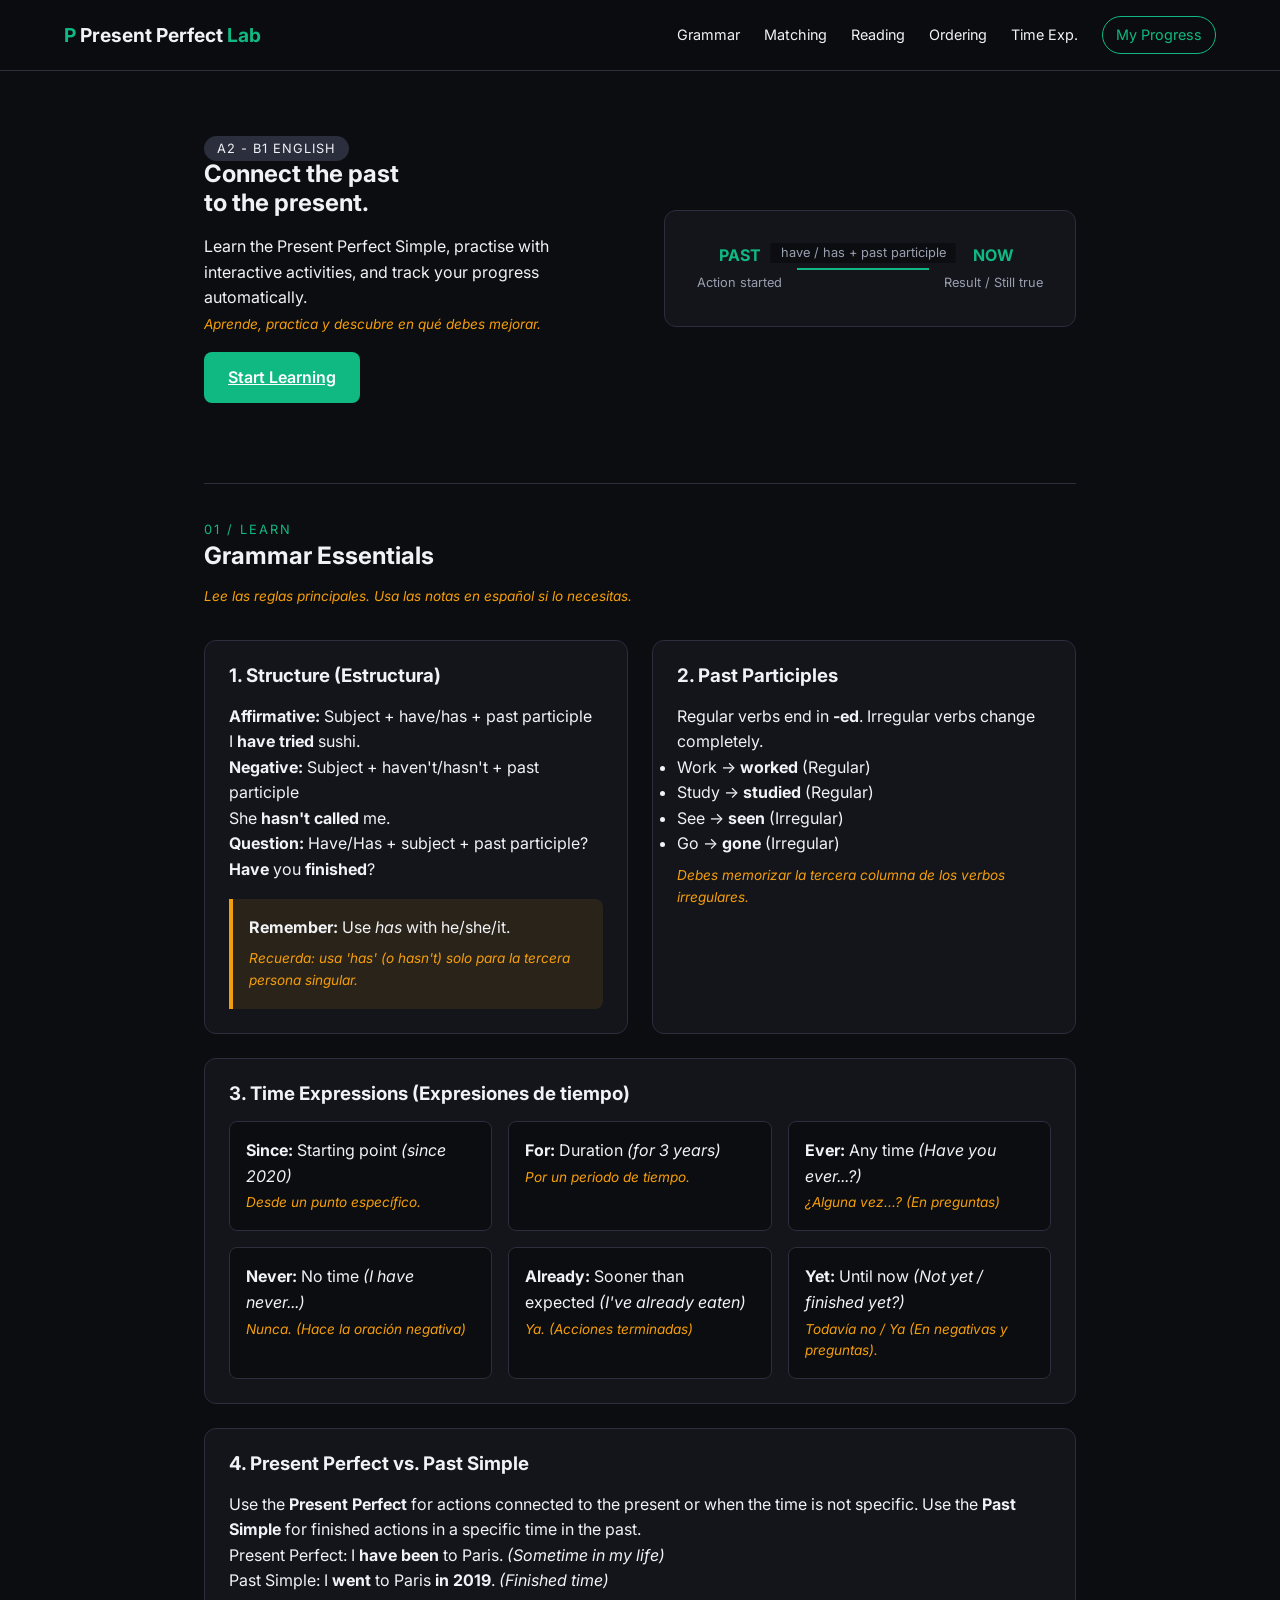
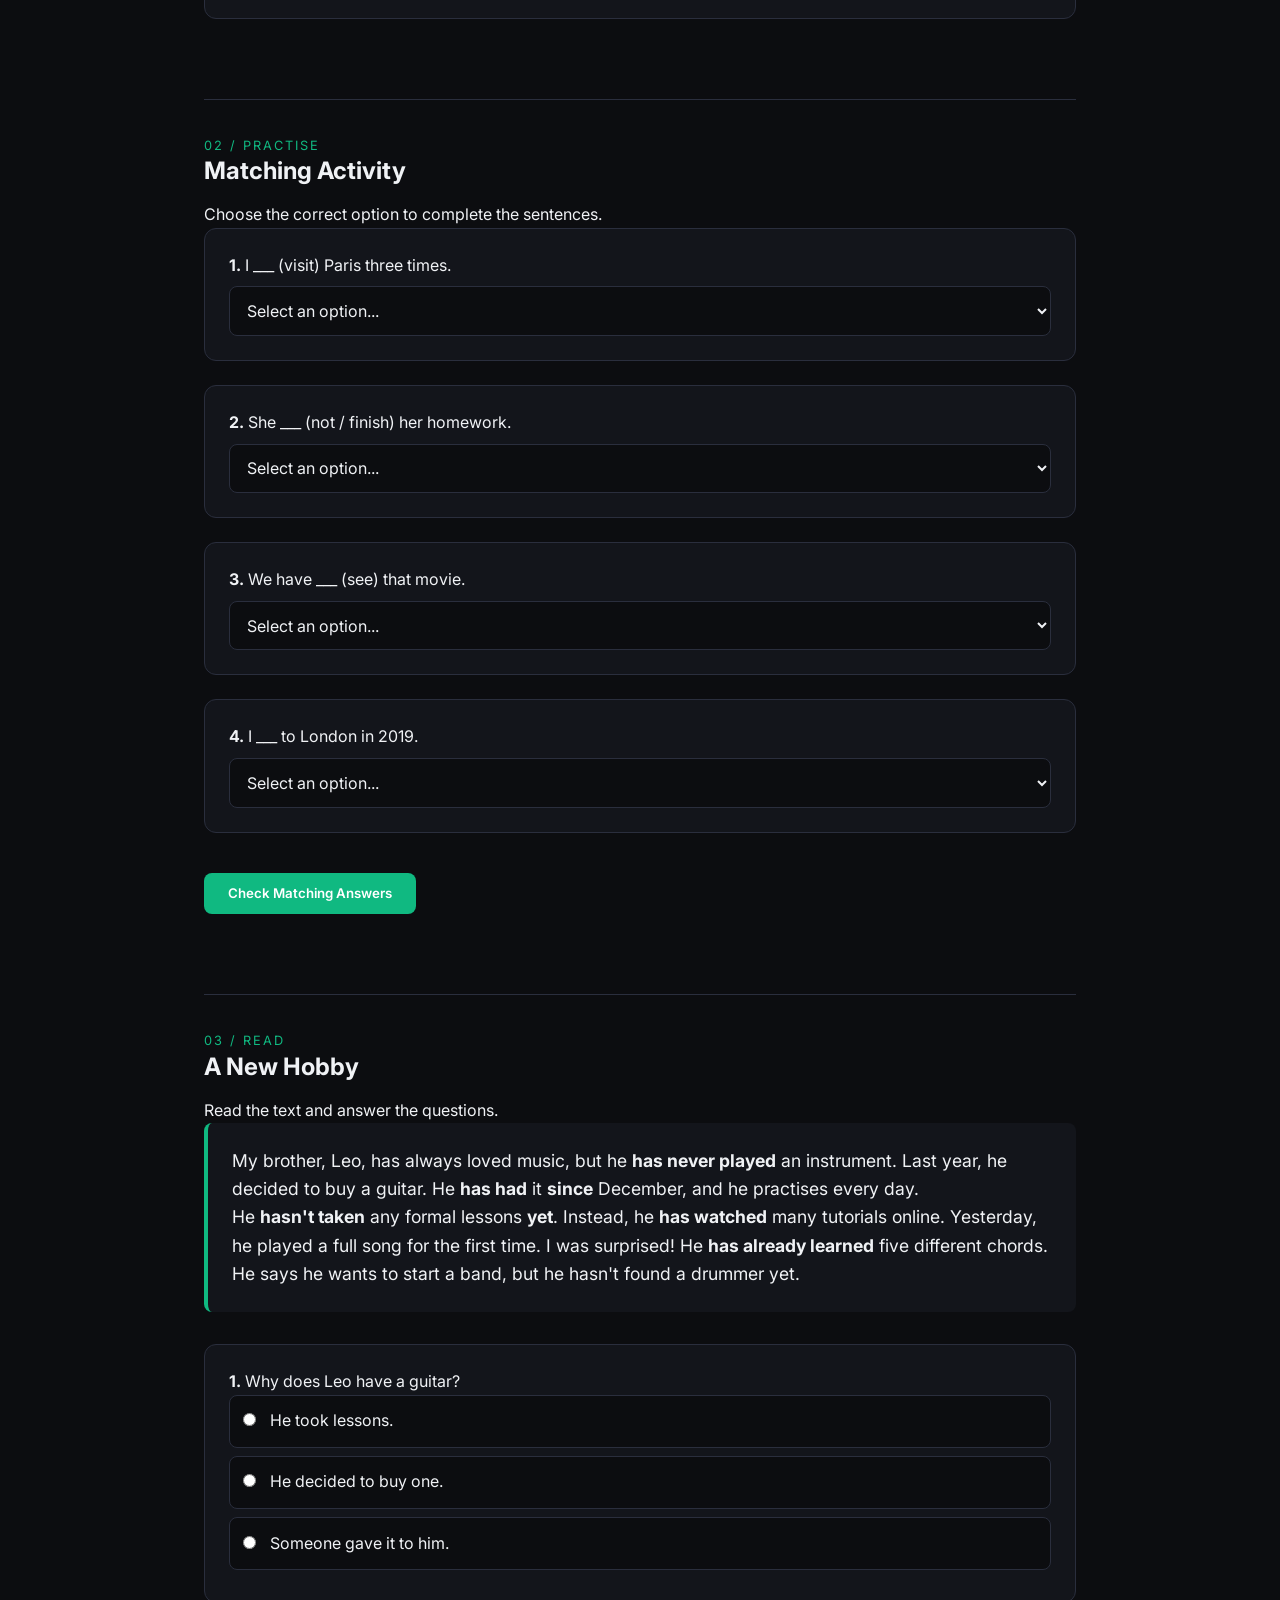
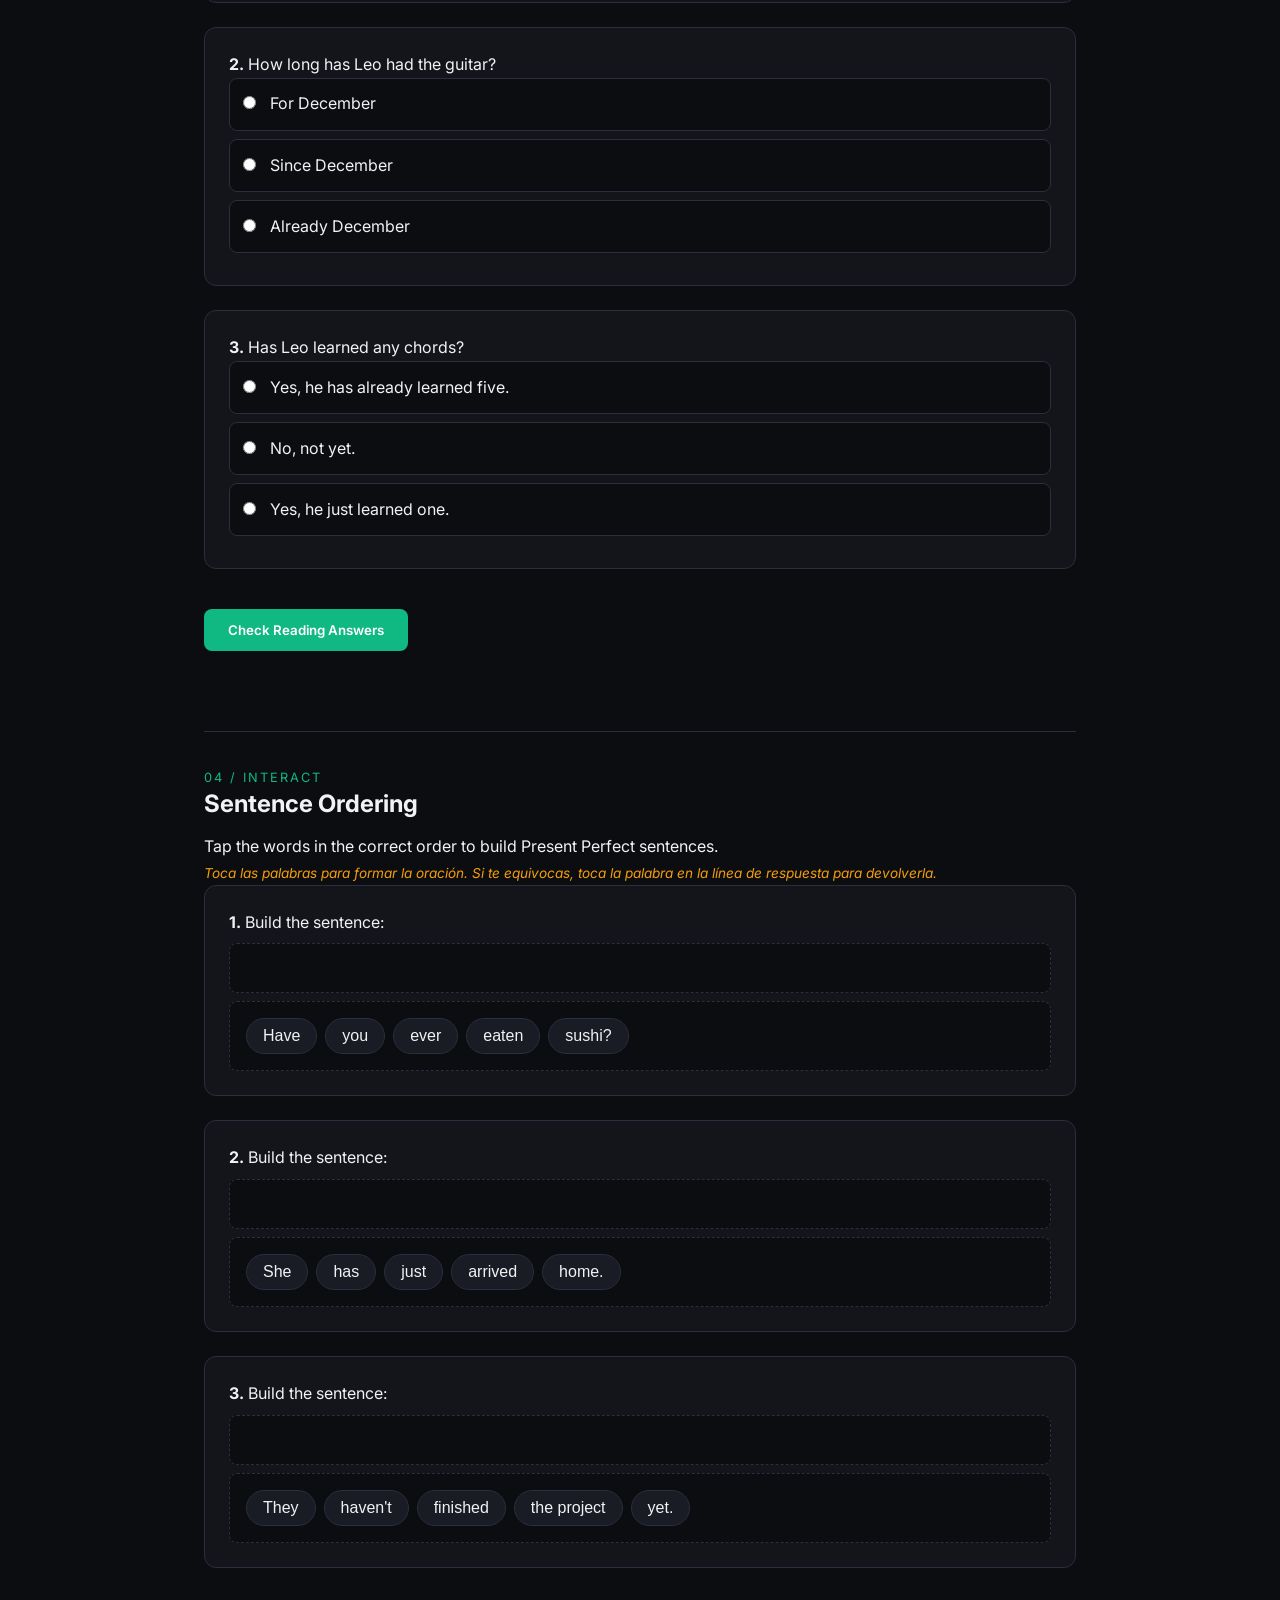
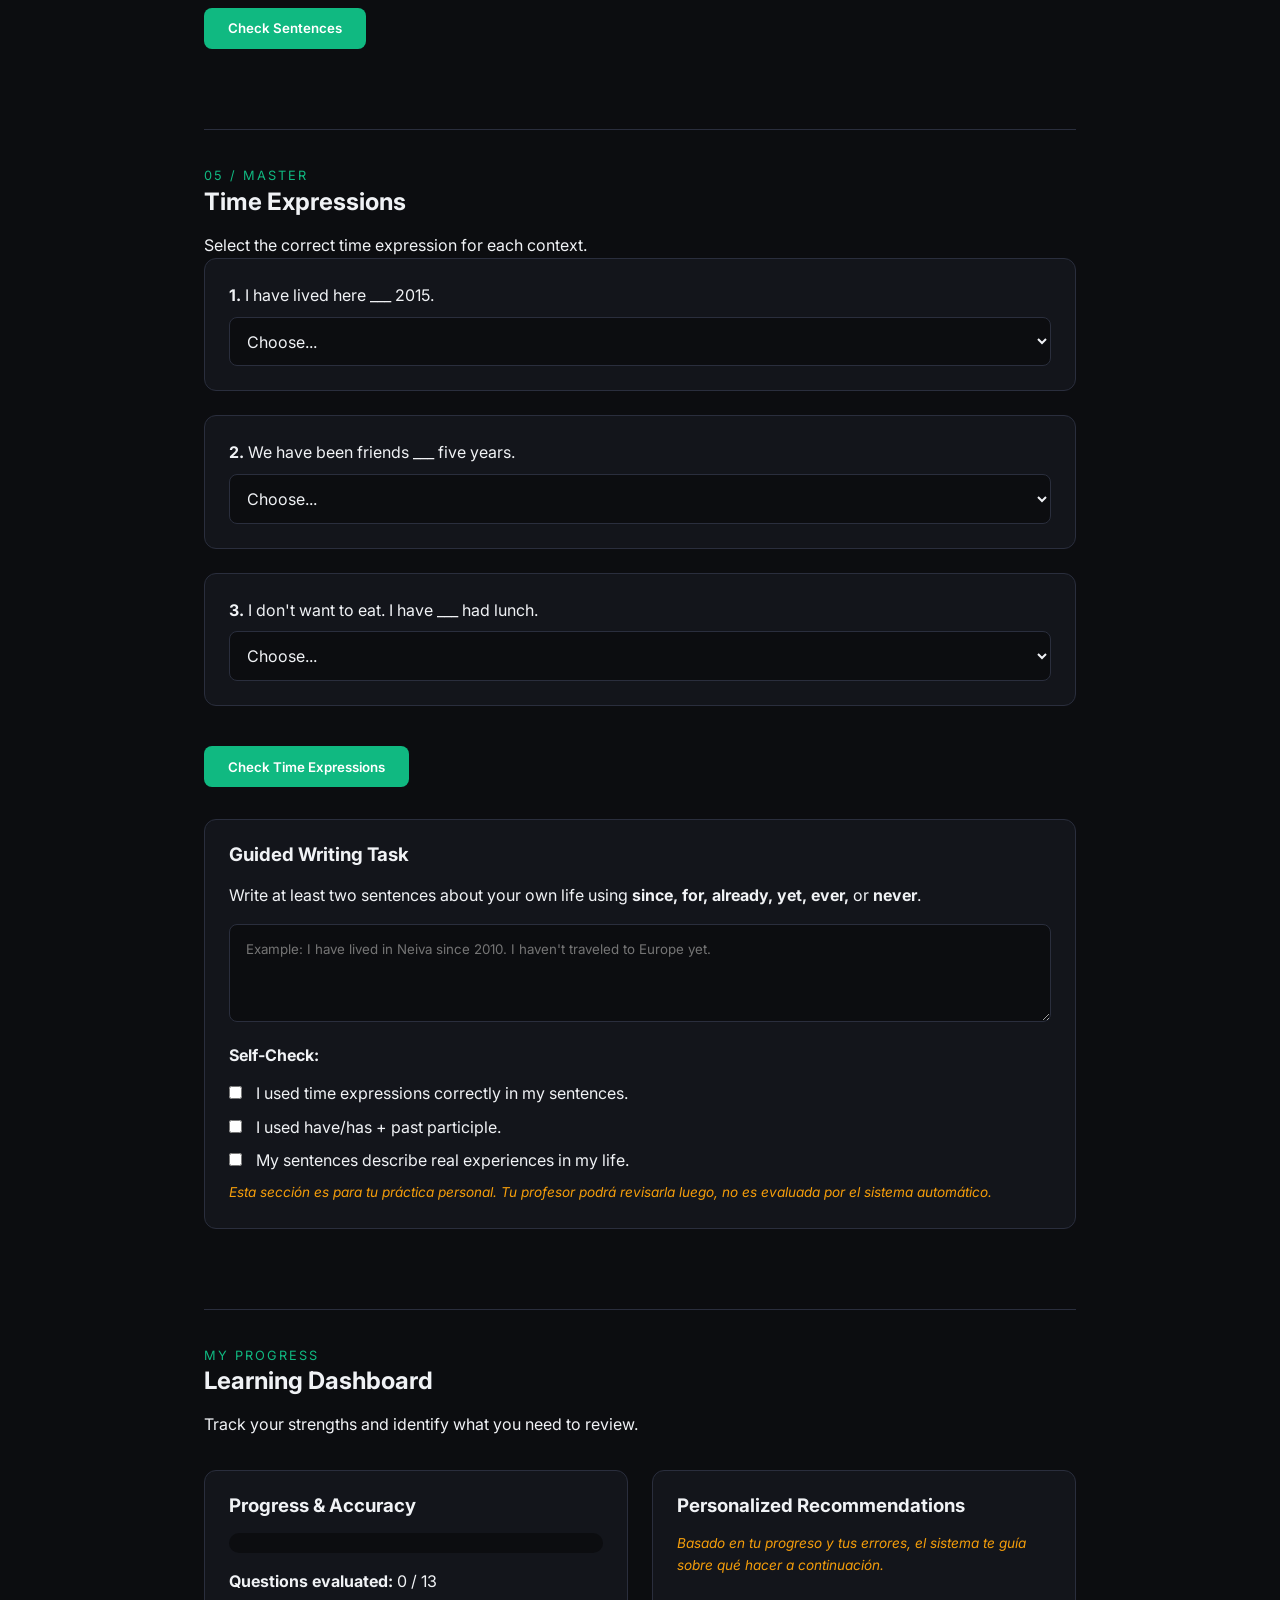
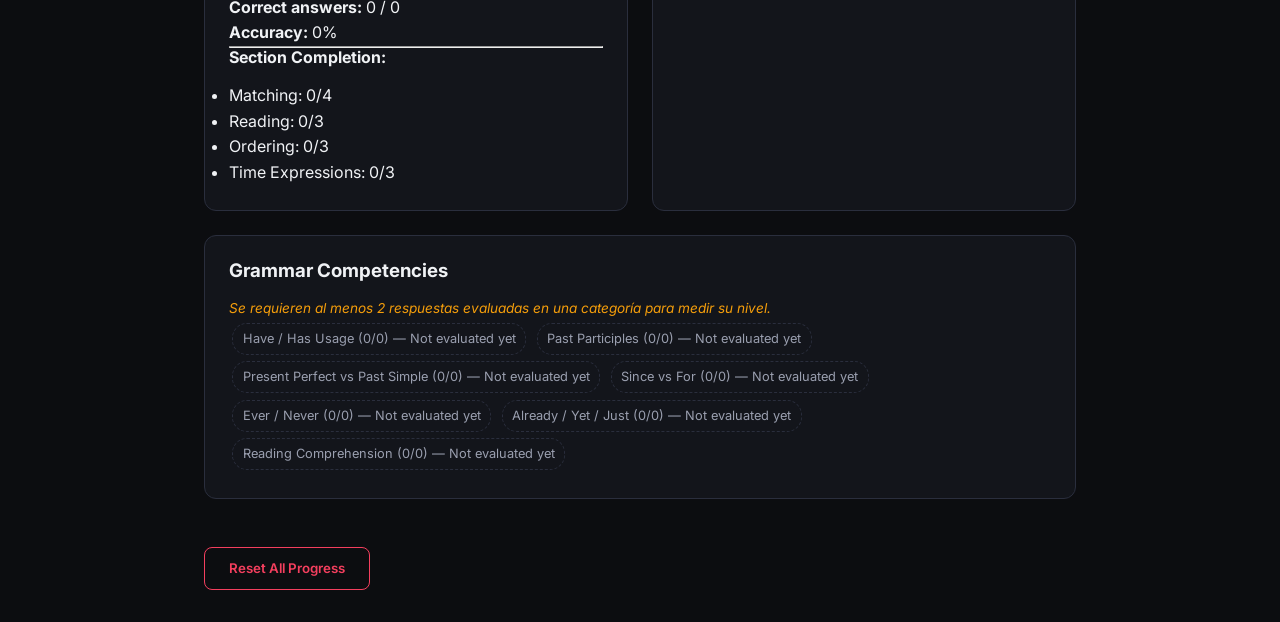
<file: index.html>
<!DOCTYPE html>
<html lang="en">
<head>
    <meta charset="UTF-8">
    <meta name="viewport" content="width=device-width, initial-scale=1.0">
    <title>Present Perfect Lab | A2-B1 English</title>
    <link rel="stylesheet" href="style.css">
    <link href="https://fonts.googleapis.com/css2?family=Inter:wght@400;600;700&display=swap" rel="stylesheet">
</head>
<body>
    <header>
        <div class="logo"><span>P</span> Present Perfect <span>Lab</span></div>
        <button class="menu-toggle" onclick="toggleMobileMenu()" aria-label="Toggle navigation menu" aria-expanded="false">☰</button>
        <nav id="main-nav">
            <a href="#grammar" onclick="toggleMobileMenu()">Grammar</a>
            <a href="#matching" onclick="toggleMobileMenu()">Matching</a>
            <a href="#reading" onclick="toggleMobileMenu()">Reading</a>
            <a href="#ordering" onclick="toggleMobileMenu()">Ordering</a>
            <a href="#time-exp" onclick="toggleMobileMenu()">Time Exp.</a>
            <a href="#dashboard" class="btn-nav" onclick="toggleMobileMenu()">My Progress</a>
        </nav>
    </header>

    <main>
        <section id="home" class="hero">
            <div class="hero-content">
                <span class="badge">A2 - B1 ENGLISH</span>
                <h1>Connect the past <br><span>to the present.</span></h1>
                <p>Learn the Present Perfect Simple, practise with interactive activities, and track your progress automatically.</p>
                <p class="es-hint">Aprende, practica y descubre en qué debes mejorar.</p>
                <div class="hero-buttons">
                    <a href="#grammar" class="btn btn-primary">Start Learning</a>
                </div>
            </div>
            <div class="timeline-graphic">
                <div class="point past">
                    <strong>PAST</strong>
                    <span>Action started</span>
                </div>
                <div class="line">
                    <span class="formula">have / has + past participle</span>
                </div>
                <div class="point present">
                    <strong>NOW</strong>
                    <span>Result / Still true</span>
                </div>
            </div>
        </section>

        <section id="grammar" class="content-section">
            <div class="section-header">
                <span class="section-num">01 / LEARN</span>
                <h2>Grammar Essentials</h2>
                <p class="es-hint">Lee las reglas principales. Usa las notas en español si lo necesitas.</p>
            </div>
            
            <div class="grammar-grid">
                <div class="card" id="grammar-have-has">
                    <h3>1. Structure (Estructura)</h3>
                    <p><strong>Affirmative:</strong> Subject + have/has + past participle</p>
                    <p class="example">I <b>have tried</b> sushi.</p>
                    <p><strong>Negative:</strong> Subject + haven't/hasn't + past participle</p>
                    <p class="example">She <b>hasn't called</b> me.</p>
                    <p><strong>Question:</strong> Have/Has + subject + past participle?</p>
                    <p class="example"><b>Have</b> you <b>finished</b>?</p>
                    <div class="alert-box">
                        <strong>Remember:</strong> Use <i>has</i> with he/she/it.
                        <span class="es-hint block">Recuerda: usa 'has' (o hasn't) solo para la tercera persona singular.</span>
                    </div>
                </div>

                <div class="card" id="grammar-participles">
                    <h3>2. Past Participles</h3>
                    <p>Regular verbs end in <b>-ed</b>. Irregular verbs change completely.</p>
                    <ul class="verb-list">
                        <li>Work → <b>worked</b> (Regular)</li>
                        <li>Study → <b>studied</b> (Regular)</li>
                        <li>See → <b>seen</b> (Irregular)</li>
                        <li>Go → <b>gone</b> (Irregular)</li>
                    </ul>
                    <span class="es-hint block">Debes memorizar la tercera columna de los verbos irregulares.</span>
                </div>

                <div class="card full-width" id="grammar-time-exp">
                    <h3>3. Time Expressions (Expresiones de tiempo)</h3>
                    <div class="tags-grid">
                        <div class="tag-card"><strong>Since:</strong> Starting point <i>(since 2020)</i> <br><span class="es-hint">Desde un punto específico.</span></div>
                        <div class="tag-card"><strong>For:</strong> Duration <i>(for 3 years)</i> <br><span class="es-hint">Por un periodo de tiempo.</span></div>
                        <div class="tag-card"><strong>Ever:</strong> Any time <i>(Have you ever...?)</i> <br><span class="es-hint">¿Alguna vez...? (En preguntas)</span></div>
                        <div class="tag-card"><strong>Never:</strong> No time <i>(I have never...)</i> <br><span class="es-hint">Nunca. (Hace la oración negativa)</span></div>
                        <div class="tag-card"><strong>Already:</strong> Sooner than expected <i>(I've already eaten)</i> <br><span class="es-hint">Ya. (Acciones terminadas)</span></div>
                        <div class="tag-card"><strong>Yet:</strong> Until now <i>(Not yet / finished yet?)</i> <br><span class="es-hint">Todavía no / Ya (En negativas y preguntas).</span></div>
                    </div>
                </div>

                <div class="card full-width" id="grammar-vs-past-simple">
                    <h3>4. Present Perfect vs. Past Simple</h3>
                    <p>Use the <strong>Present Perfect</strong> for actions connected to the present or when the time is not specific. Use the <strong>Past Simple</strong> for finished actions in a specific time in the past.</p>
                    <p class="example">Present Perfect: I <b>have been</b> to Paris. <i>(Sometime in my life)</i></p>
                    <p class="example">Past Simple: I <b>went</b> to Paris <b>in 2019</b>. <i>(Finished time)</i></p>
                </div>
            </div>
        </section>

        <section id="matching" class="content-section">
            <div class="section-header">
                <span class="section-num">02 / PRACTISE</span>
                <h2>Matching Activity</h2>
                <p>Choose the correct option to complete the sentences.</p>
            </div>
            <div id="matching-container" class="activity-container"></div>
            <button id="btn-check-matching" class="btn btn-primary" onclick="checkMatching()">Check Matching Answers</button>
        </section>

        <section id="reading" class="content-section">
            <div class="section-header">
                <span class="section-num">03 / READ</span>
                <h2>A New Hobby</h2>
                <p>Read the text and answer the questions.</p>
            </div>
            <div class="reading-box">
                <p>My brother, Leo, has always loved music, but he <b>has never played</b> an instrument. Last year, he decided to buy a guitar. He <b>has had</b> it <b>since</b> December, and he practises every day.</p>
                <p>He <b>hasn't taken</b> any formal lessons <b>yet</b>. Instead, he <b>has watched</b> many tutorials online. Yesterday, he played a full song for the first time. I was surprised! He <b>has already learned</b> five different chords. He says he wants to start a band, but he hasn't found a drummer yet.</p>
            </div>
            <div id="reading-container" class="activity-container"></div>
            <button id="btn-check-reading" class="btn btn-primary" onclick="checkReading()">Check Reading Answers</button>
        </section>

        <section id="ordering" class="content-section">
            <div class="section-header">
                <span class="section-num">04 / INTERACT</span>
                <h2>Sentence Ordering</h2>
                <p>Tap the words in the correct order to build Present Perfect sentences.</p>
                <p class="es-hint">Toca las palabras para formar la oración. Si te equivocas, toca la palabra en la línea de respuesta para devolverla.</p>
            </div>
            <div id="ordering-container" class="activity-container"></div>
            <button id="btn-check-ordering" class="btn btn-primary" onclick="checkOrdering()">Check Sentences</button>
        </section>

        <section id="time-exp" class="content-section">
            <div class="section-header">
                <span class="section-num">05 / MASTER</span>
                <h2>Time Expressions</h2>
                <p>Select the correct time expression for each context.</p>
            </div>
            <div id="timeexp-container" class="activity-container"></div>
            <button id="btn-check-timeexp" class="btn btn-primary" onclick="checkTimeExp()">Check Time Expressions</button>

            <!-- GUIDED WRITING SECTION -->
            <div class="guided-writing">
                <h3>Guided Writing Task</h3>
                <p>Write at least two sentences about your own life using <strong>since, for, already, yet, ever,</strong> or <strong>never</strong>.</p>
                <textarea id="guided-text" rows="4" placeholder="Example: I have lived in Neiva since 2010. I haven't traveled to Europe yet."></textarea>
                <div class="checklist">
                    <h4>Self-Check:</h4>
                    <label><input type="checkbox" id="check-time"> I used time expressions correctly in my sentences.</label>
                    <label><input type="checkbox" id="check-form"> I used have/has + past participle.</label>
                    <label><input type="checkbox" id="check-sense"> My sentences describe real experiences in my life.</label>
                </div>
                <p class="es-hint">Esta sección es para tu práctica personal. Tu profesor podrá revisarla luego, no es evaluada por el sistema automático.</p>
            </div>
        </section>

        <section id="dashboard" class="content-section dashboard-section">
            <div class="section-header">
                <span class="section-num">MY PROGRESS</span>
                <h2>Learning Dashboard</h2>
                <p>Track your strengths and identify what you need to review.</p>
            </div>
            
            <div class="dashboard-grid">
                <div class="dash-card stats-card">
                    <h3>Progress & Accuracy</h3>
                    <div class="progress-bar-bg" aria-hidden="true"><div id="completion-progress" class="progress-bar-fill"></div></div>
                    <p id="progress-text"><strong>Questions evaluated:</strong> 0 / 0</p>
                    <p id="correct-text"><strong>Correct answers:</strong> 0 / 0</p>
                    <p id="accuracy-text"><strong>Accuracy:</strong> 0%</p>
                    <hr>
                    <h4>Section Completion:</h4>
                    <ul id="section-scores-list"></ul>
                </div>

                <div class="dash-card reco-card">
                    <h3>Personalized Recommendations</h3>
                    <p class="es-hint">Basado en tu progreso y tus errores, el sistema te guía sobre qué hacer a continuación.</p>
                    <div id="recommendations-container"></div>
                </div>

                <div class="dash-card tags-card">
                    <h3>Grammar Competencies</h3>
                    <p class="es-hint">Se requieren al menos 2 respuestas evaluadas en una categoría para medir su nivel.</p>
                    <div id="tags-container"></div>
                </div>
            </div>
            
            <button class="btn btn-danger" onclick="resetProgress()">Reset All Progress</button>
        </section>
    </main>

    <script src="script.js"></script>
</body>
</html>
</file>
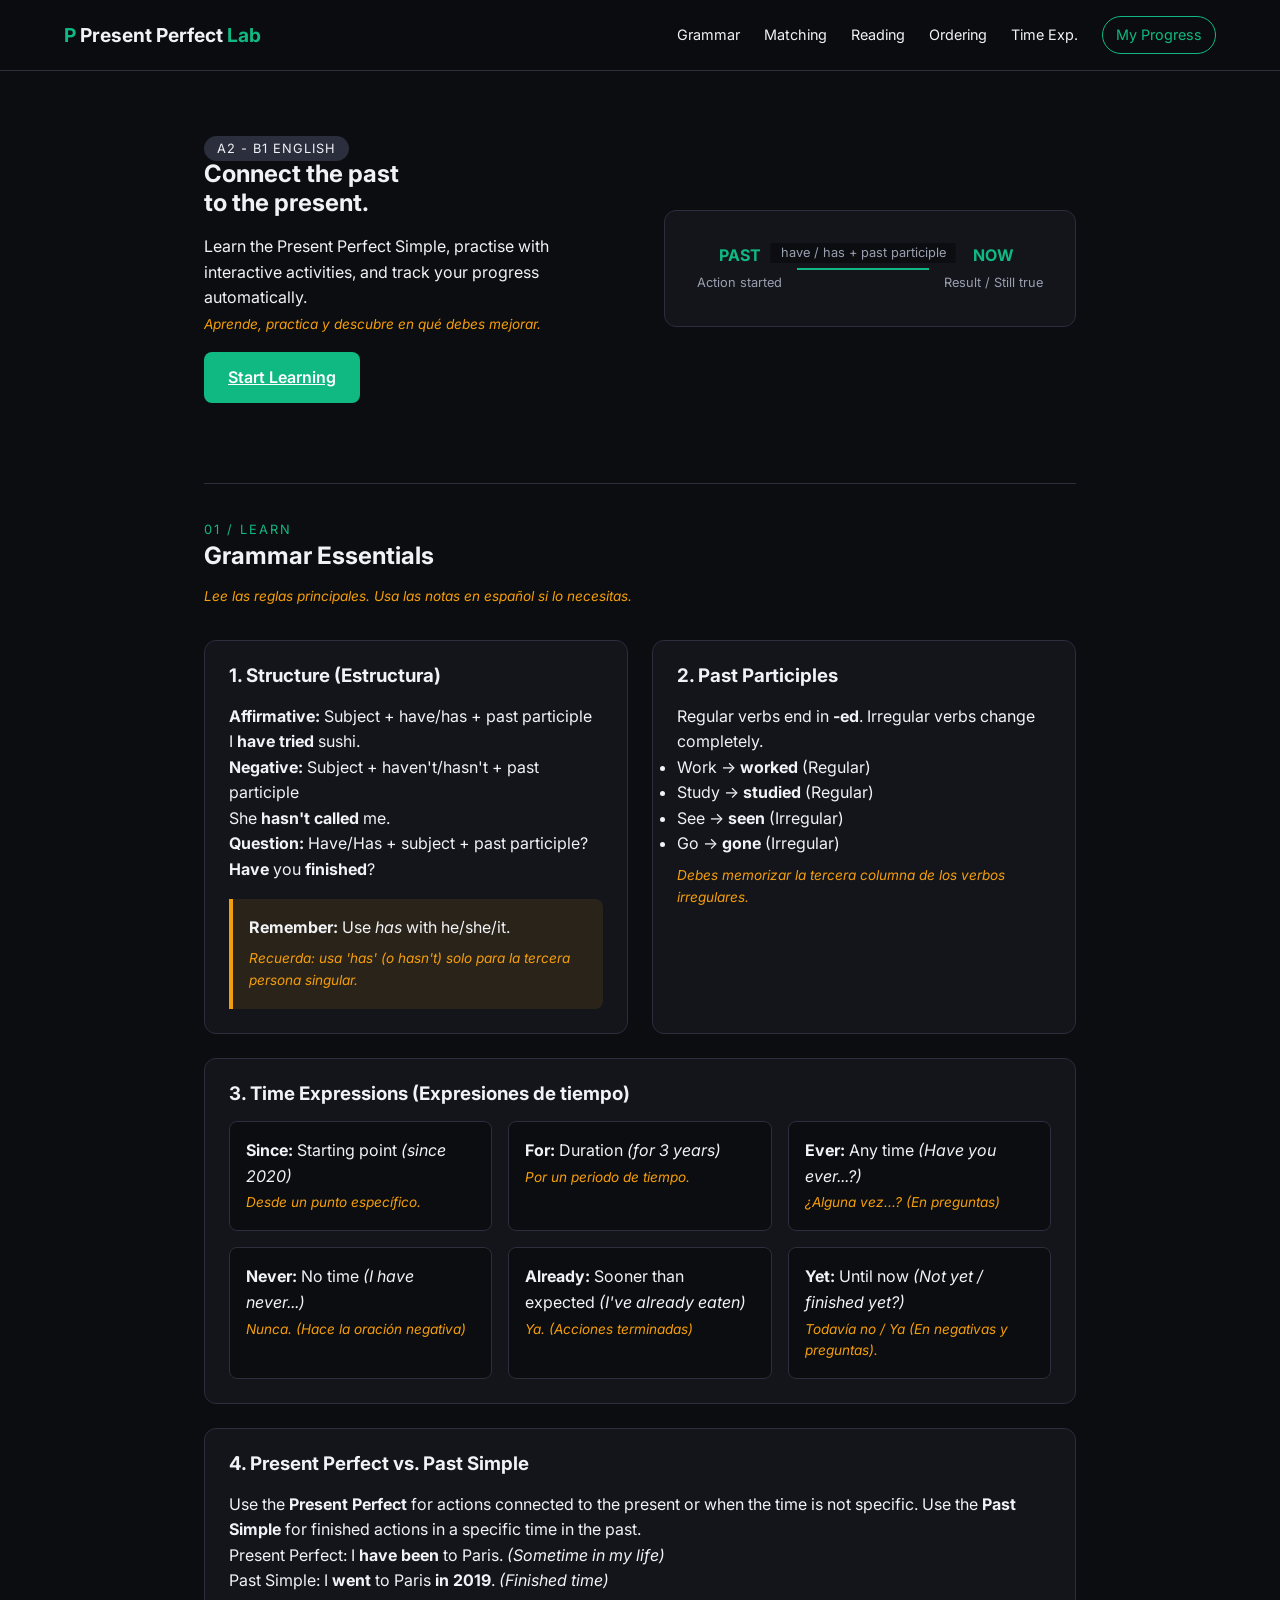
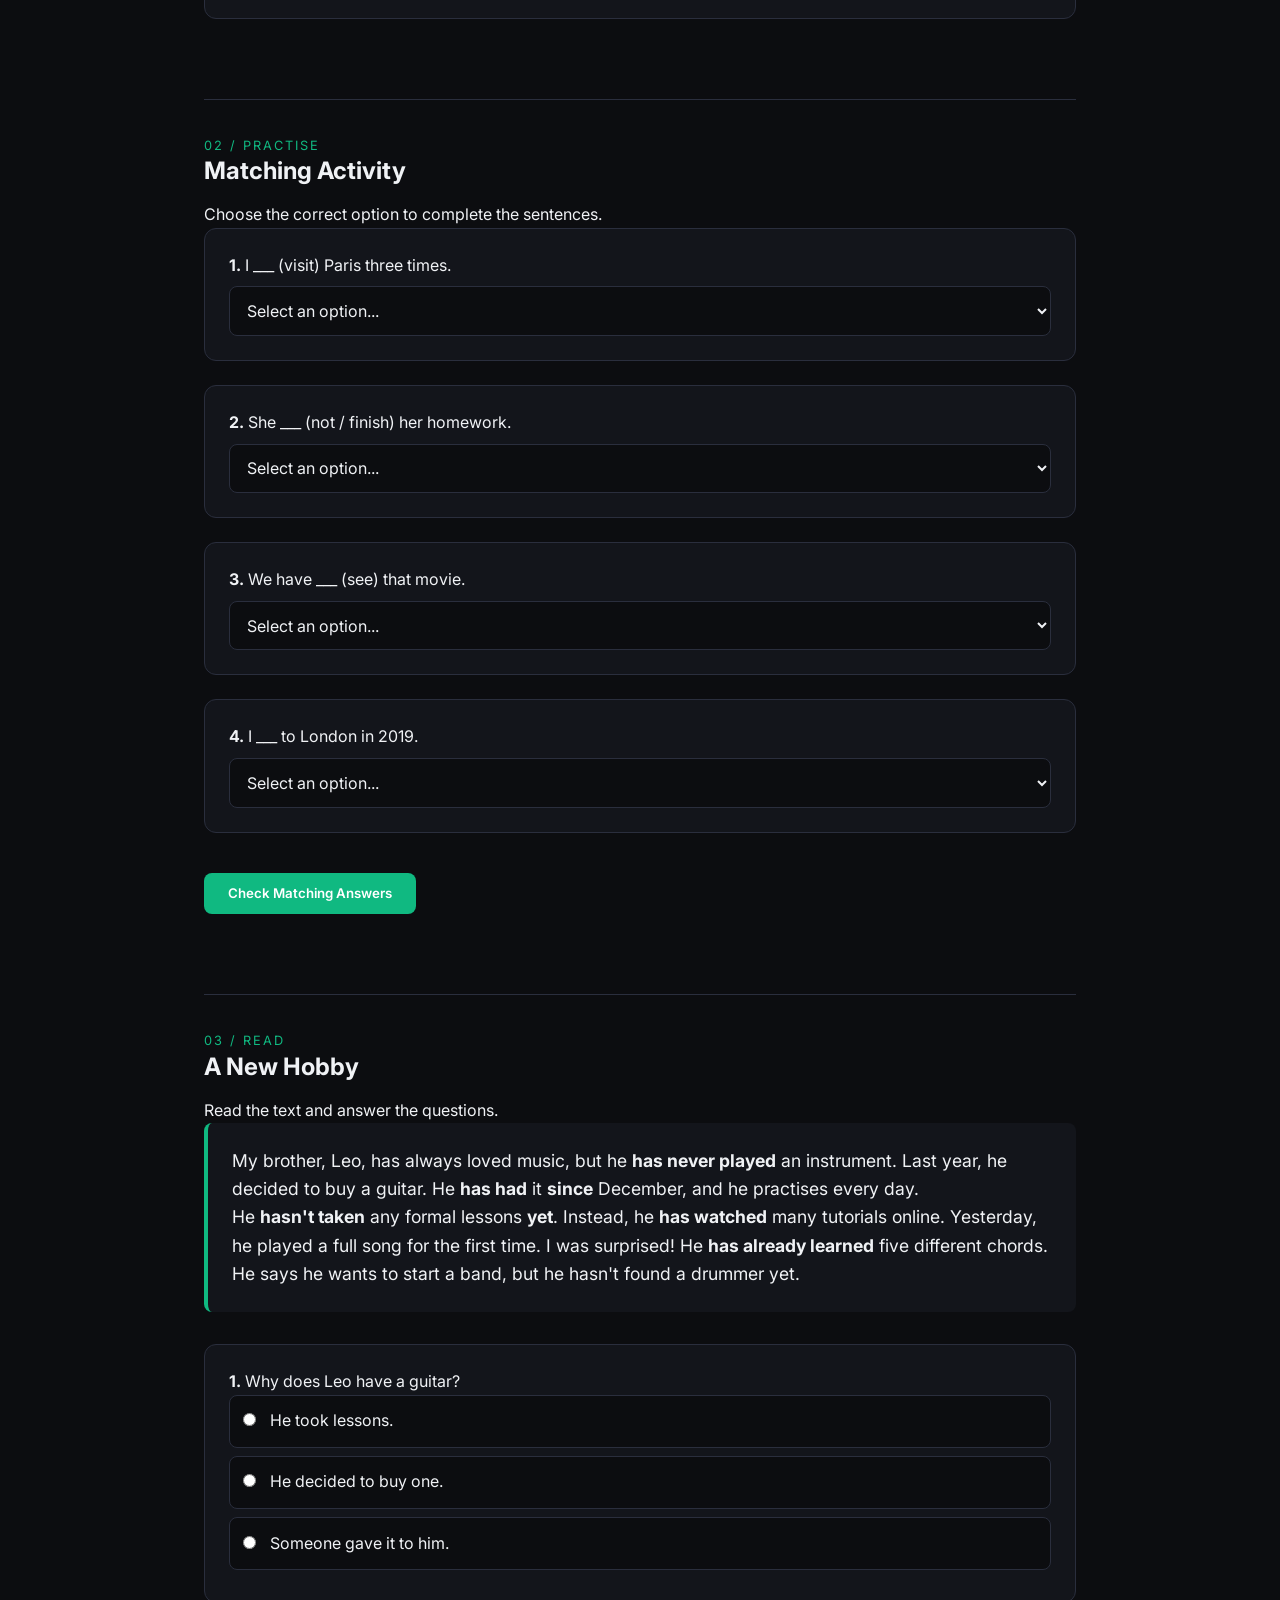
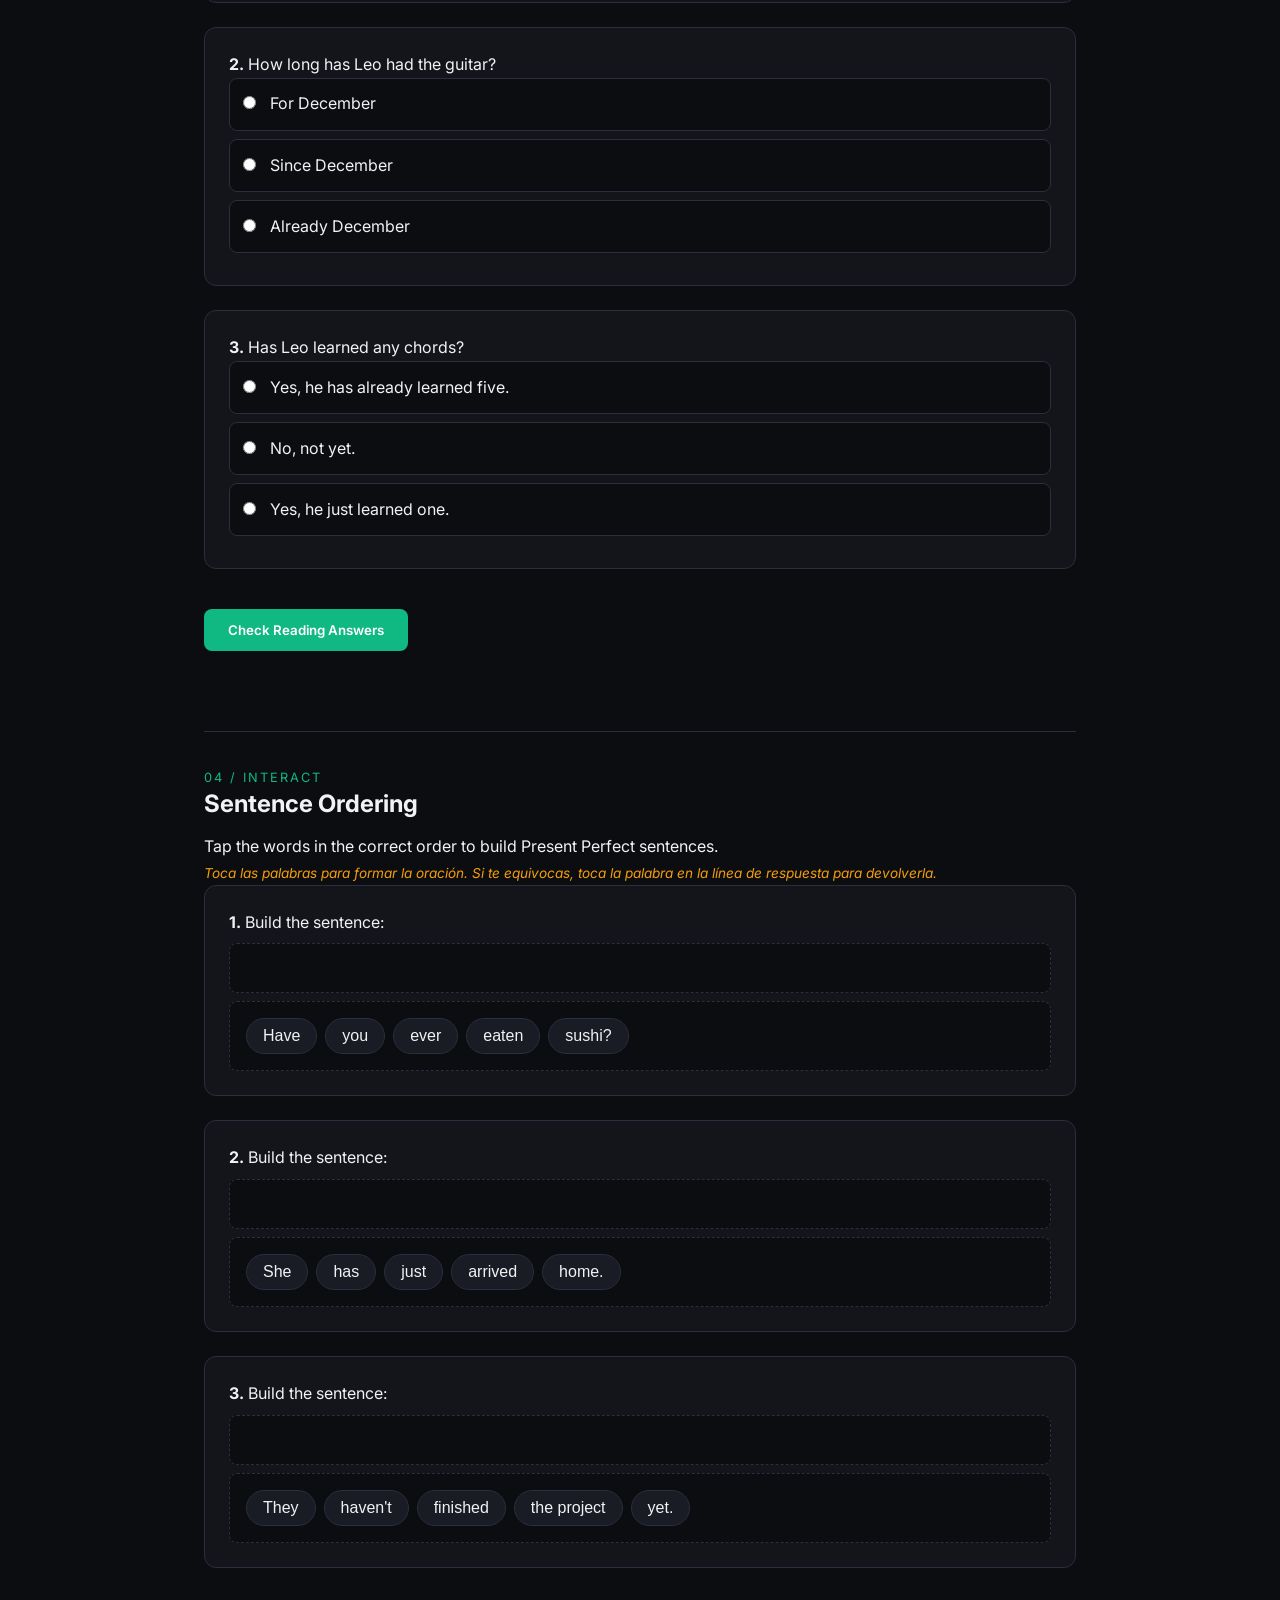
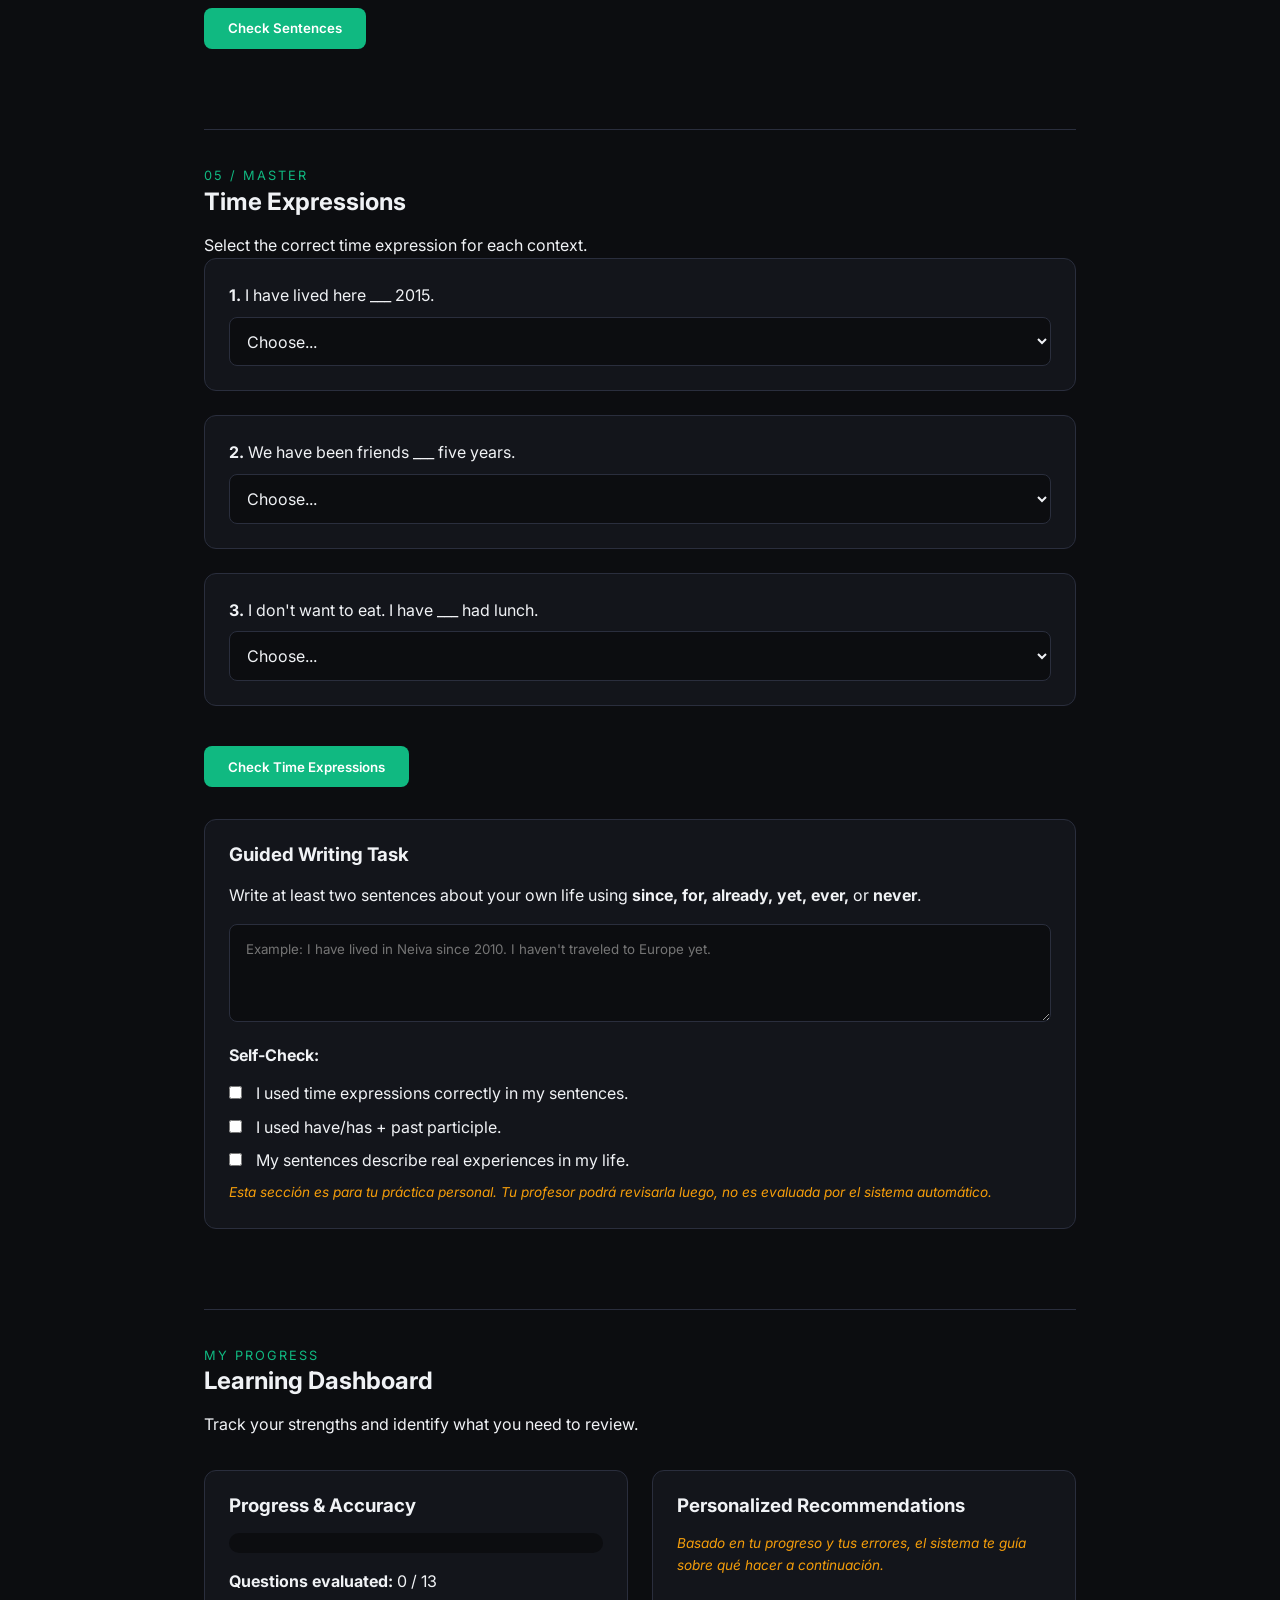
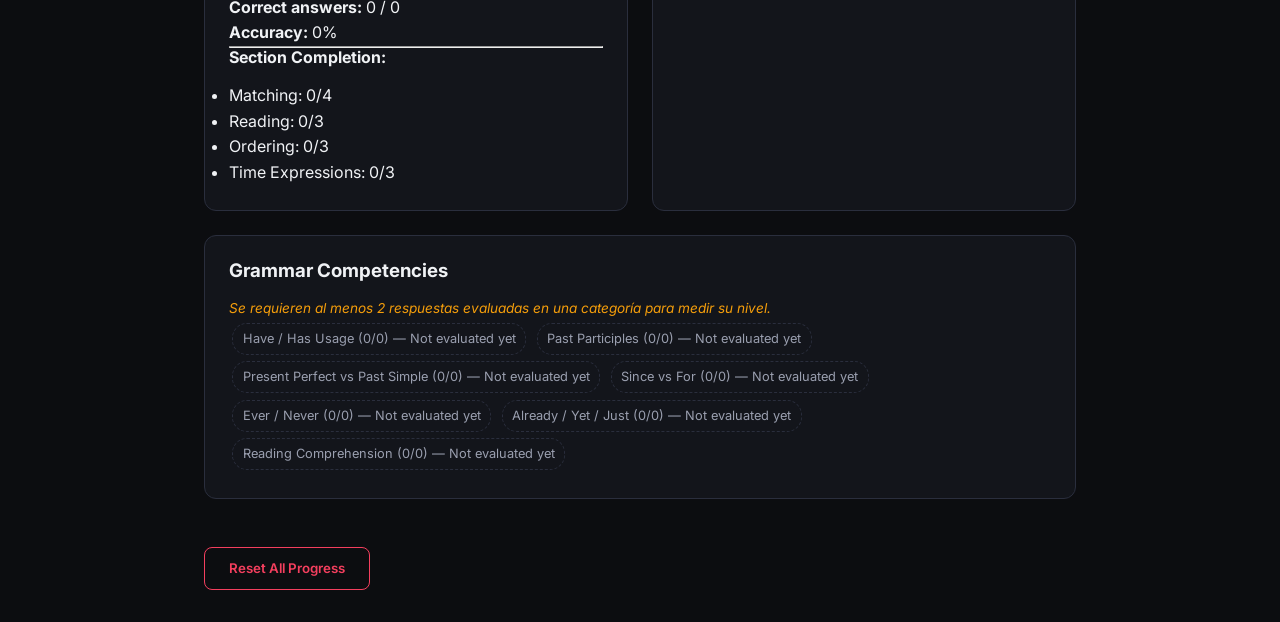
<file: gemini-code-1793479052309.html>
<!DOCTYPE html>
<html lang="en">
<head>
    <meta charset="UTF-8">
    <meta name="viewport" content="width=device-width, initial-scale=1.0">
    <title>Present Perfect Lab | A2-B1 English</title>
    <link rel="stylesheet" href="style.css">
    <link href="https://fonts.googleapis.com/css2?family=Inter:wght@400;600;700&display=swap" rel="stylesheet">
</head>
<body>
    <header>
        <div class="logo"><span>P</span> Present Perfect <span>Lab</span></div>
        <button class="menu-toggle" onclick="toggleMobileMenu()" aria-label="Toggle navigation menu" aria-expanded="false">☰</button>
        <nav id="main-nav">
            <a href="#grammar" onclick="toggleMobileMenu()">Grammar</a>
            <a href="#matching" onclick="toggleMobileMenu()">Matching</a>
            <a href="#reading" onclick="toggleMobileMenu()">Reading</a>
            <a href="#ordering" onclick="toggleMobileMenu()">Ordering</a>
            <a href="#time-exp" onclick="toggleMobileMenu()">Time Exp.</a>
            <a href="#dashboard" class="btn-nav" onclick="toggleMobileMenu()">My Progress</a>
        </nav>
    </header>

    <main>
        <section id="home" class="hero">
            <div class="hero-content">
                <span class="badge">A2 - B1 ENGLISH</span>
                <h1>Connect the past <br><span>to the present.</span></h1>
                <p>Learn the Present Perfect Simple, practise with interactive activities, and track your progress automatically.</p>
                <p class="es-hint">Aprende, practica y descubre en qué debes mejorar.</p>
                <div class="hero-buttons">
                    <a href="#grammar" class="btn btn-primary">Start Learning</a>
                </div>
            </div>
            <div class="timeline-graphic">
                <div class="point past">
                    <strong>PAST</strong>
                    <span>Action started</span>
                </div>
                <div class="line">
                    <span class="formula">have / has + past participle</span>
                </div>
                <div class="point present">
                    <strong>NOW</strong>
                    <span>Result / Still true</span>
                </div>
            </div>
        </section>

        <section id="grammar" class="content-section">
            <div class="section-header">
                <span class="section-num">01 / LEARN</span>
                <h2>Grammar Essentials</h2>
                <p class="es-hint">Lee las reglas principales. Usa las notas en español si lo necesitas.</p>
            </div>
            
            <div class="grammar-grid">
                <div class="card" id="grammar-have-has">
                    <h3>1. Structure (Estructura)</h3>
                    <p><strong>Affirmative:</strong> Subject + have/has + past participle</p>
                    <p class="example">I <b>have tried</b> sushi.</p>
                    <p><strong>Negative:</strong> Subject + haven't/hasn't + past participle</p>
                    <p class="example">She <b>hasn't called</b> me.</p>
                    <p><strong>Question:</strong> Have/Has + subject + past participle?</p>
                    <p class="example"><b>Have</b> you <b>finished</b>?</p>
                    <div class="alert-box">
                        <strong>Remember:</strong> Use <i>has</i> with he/she/it.
                        <span class="es-hint block">Recuerda: usa 'has' (o hasn't) solo para la tercera persona singular.</span>
                    </div>
                </div>

                <div class="card" id="grammar-participles">
                    <h3>2. Past Participles</h3>
                    <p>Regular verbs end in <b>-ed</b>. Irregular verbs change completely.</p>
                    <ul class="verb-list">
                        <li>Work → <b>worked</b> (Regular)</li>
                        <li>Study → <b>studied</b> (Regular)</li>
                        <li>See → <b>seen</b> (Irregular)</li>
                        <li>Go → <b>gone</b> (Irregular)</li>
                    </ul>
                    <span class="es-hint block">Debes memorizar la tercera columna de los verbos irregulares.</span>
                </div>

                <div class="card full-width" id="grammar-time-exp">
                    <h3>3. Time Expressions (Expresiones de tiempo)</h3>
                    <div class="tags-grid">
                        <div class="tag-card"><strong>Since:</strong> Starting point <i>(since 2020)</i> <br><span class="es-hint">Desde un punto específico.</span></div>
                        <div class="tag-card"><strong>For:</strong> Duration <i>(for 3 years)</i> <br><span class="es-hint">Por un periodo de tiempo.</span></div>
                        <div class="tag-card"><strong>Ever:</strong> Any time <i>(Have you ever...?)</i> <br><span class="es-hint">¿Alguna vez...? (En preguntas)</span></div>
                        <div class="tag-card"><strong>Never:</strong> No time <i>(I have never...)</i> <br><span class="es-hint">Nunca. (Hace la oración negativa)</span></div>
                        <div class="tag-card"><strong>Already:</strong> Sooner than expected <i>(I've already eaten)</i> <br><span class="es-hint">Ya. (Acciones terminadas)</span></div>
                        <div class="tag-card"><strong>Yet:</strong> Until now <i>(Not yet / finished yet?)</i> <br><span class="es-hint">Todavía no / Ya (En negativas y preguntas).</span></div>
                    </div>
                </div>

                <div class="card full-width" id="grammar-vs-past-simple">
                    <h3>4. Present Perfect vs. Past Simple</h3>
                    <p>Use the <strong>Present Perfect</strong> for actions connected to the present or when the time is not specific. Use the <strong>Past Simple</strong> for finished actions in a specific time in the past.</p>
                    <p class="example">Present Perfect: I <b>have been</b> to Paris. <i>(Sometime in my life)</i></p>
                    <p class="example">Past Simple: I <b>went</b> to Paris <b>in 2019</b>. <i>(Finished time)</i></p>
                </div>
            </div>
        </section>

        <section id="matching" class="content-section">
            <div class="section-header">
                <span class="section-num">02 / PRACTISE</span>
                <h2>Matching Activity</h2>
                <p>Choose the correct option to complete the sentences.</p>
            </div>
            <div id="matching-container" class="activity-container"></div>
            <button id="btn-check-matching" class="btn btn-primary" onclick="checkMatching()">Check Matching Answers</button>
        </section>

        <section id="reading" class="content-section">
            <div class="section-header">
                <span class="section-num">03 / READ</span>
                <h2>A New Hobby</h2>
                <p>Read the text and answer the questions.</p>
            </div>
            <div class="reading-box">
                <p>My brother, Leo, has always loved music, but he <b>has never played</b> an instrument. Last year, he decided to buy a guitar. He <b>has had</b> it <b>since</b> December, and he practises every day.</p>
                <p>He <b>hasn't taken</b> any formal lessons <b>yet</b>. Instead, he <b>has watched</b> many tutorials online. Yesterday, he played a full song for the first time. I was surprised! He <b>has already learned</b> five different chords. He says he wants to start a band, but he hasn't found a drummer yet.</p>
            </div>
            <div id="reading-container" class="activity-container"></div>
            <button id="btn-check-reading" class="btn btn-primary" onclick="checkReading()">Check Reading Answers</button>
        </section>

        <section id="ordering" class="content-section">
            <div class="section-header">
                <span class="section-num">04 / INTERACT</span>
                <h2>Sentence Ordering</h2>
                <p>Tap the words in the correct order to build Present Perfect sentences.</p>
                <p class="es-hint">Toca las palabras para formar la oración. Si te equivocas, toca la palabra en la línea de respuesta para devolverla.</p>
            </div>
            <div id="ordering-container" class="activity-container"></div>
            <button id="btn-check-ordering" class="btn btn-primary" onclick="checkOrdering()">Check Sentences</button>
        </section>

        <section id="time-exp" class="content-section">
            <div class="section-header">
                <span class="section-num">05 / MASTER</span>
                <h2>Time Expressions</h2>
                <p>Select the correct time expression for each context.</p>
            </div>
            <div id="timeexp-container" class="activity-container"></div>
            <button id="btn-check-timeexp" class="btn btn-primary" onclick="checkTimeExp()">Check Time Expressions</button>

            <!-- GUIDED WRITING SECTION -->
            <div class="guided-writing">
                <h3>Guided Writing Task</h3>
                <p>Write at least two sentences about your own life using <strong>since, for, already, yet, ever,</strong> or <strong>never</strong>.</p>
                <textarea id="guided-text" rows="4" placeholder="Example: I have lived in Neiva since 2010. I haven't traveled to Europe yet."></textarea>
                <div class="checklist">
                    <h4>Self-Check:</h4>
                    <label><input type="checkbox" id="check-time"> I used time expressions correctly in my sentences.</label>
                    <label><input type="checkbox" id="check-form"> I used have/has + past participle.</label>
                    <label><input type="checkbox" id="check-sense"> My sentences describe real experiences in my life.</label>
                </div>
                <p class="es-hint">Esta sección es para tu práctica personal. Tu profesor podrá revisarla luego, no es evaluada por el sistema automático.</p>
            </div>
        </section>

        <section id="dashboard" class="content-section dashboard-section">
            <div class="section-header">
                <span class="section-num">MY PROGRESS</span>
                <h2>Learning Dashboard</h2>
                <p>Track your strengths and identify what you need to review.</p>
            </div>
            
            <div class="dashboard-grid">
                <div class="dash-card stats-card">
                    <h3>Progress & Accuracy</h3>
                    <div class="progress-bar-bg" aria-hidden="true"><div id="completion-progress" class="progress-bar-fill"></div></div>
                    <p id="progress-text"><strong>Questions evaluated:</strong> 0 / 0</p>
                    <p id="correct-text"><strong>Correct answers:</strong> 0 / 0</p>
                    <p id="accuracy-text"><strong>Accuracy:</strong> 0%</p>
                    <hr>
                    <h4>Section Completion:</h4>
                    <ul id="section-scores-list"></ul>
                </div>

                <div class="dash-card reco-card">
                    <h3>Personalized Recommendations</h3>
                    <p class="es-hint">Basado en tu progreso y tus errores, el sistema te guía sobre qué hacer a continuación.</p>
                    <div id="recommendations-container"></div>
                </div>

                <div class="dash-card tags-card">
                    <h3>Grammar Competencies</h3>
                    <p class="es-hint">Se requieren al menos 2 respuestas evaluadas en una categoría para medir su nivel.</p>
                    <div id="tags-container"></div>
                </div>
            </div>
            
            <button class="btn btn-danger" onclick="resetProgress()">Reset All Progress</button>
        </section>
    </main>

    <script src="script.js"></script>
</body>
</html>
</file>
<file: style.css>
:root {
    --bg-main: #0c0d10;
    --bg-card: #13151b;
    --bg-card-hover: #191c24;
    --text-main: #f0f2f5;
    --text-muted: #9a9faf;
    --accent: #10b981;
    --accent-hover: #059669;
    --error: #f43f5e;
    --warning: #f59e0b;
    --border: #2a2e3d;
    --font-main: 'Inter', -apple-system, BlinkMacSystemFont, sans-serif;
}

* { box-sizing: border-box; margin: 0; padding: 0; }

body { background-color: var(--bg-main); color: var(--text-main); font-family: var(--font-main); line-height: 1.6; scroll-behavior: smooth; }

/* Header & Nav */
header { position: sticky; top: 0; background-color: rgba(12, 13, 16, 0.95); backdrop-filter: blur(10px); display: flex; justify-content: space-between; align-items: center; padding: 1rem 5%; border-bottom: 1px solid var(--border); z-index: 1000; }
.logo { font-weight: 700; font-size: 1.2rem; }
.logo span { color: var(--accent); }
.menu-toggle { display: none; background: none; border: none; color: var(--text-main); font-size: 1.8rem; cursor: pointer; }

nav { display: flex; align-items: center; }
nav a { color: var(--text-main); text-decoration: none; margin-left: 1.5rem; font-size: 0.9rem; transition: color 0.3s; }
nav a:hover { color: var(--accent); }
.btn-nav { border: 1px solid var(--accent); padding: 0.4rem 0.8rem; border-radius: 20px; color: var(--accent); }

/* Typography & Utilities */
h1, h2, h3, h4 { line-height: 1.2; margin-bottom: 1rem; }
.es-hint { display: block; font-size: 0.85rem; color: var(--warning); font-style: italic; margin-top: 0.2rem; }
.es-hint.block { display: inline-block; margin-top: 0.5rem; }
.badge { background: var(--border); padding: 0.3rem 0.8rem; border-radius: 20px; font-size: 0.8rem; letter-spacing: 1px; }

/* Buttons */
.btn { display: inline-block; padding: 0.8rem 1.5rem; border-radius: 8px; border: none; font-weight: 600; cursor: pointer; transition: all 0.3s; font-family: inherit; margin-top: 1rem; }
.btn-primary { background: var(--accent); color: #fff; }
.btn-primary:hover { background: var(--accent-hover); }
.btn-danger { background: transparent; border: 1px solid var(--error); color: var(--error); }
.btn-danger:hover { background: var(--error); color: #fff; }

/* Sections */
main { max-width: 1000px; margin: 0 auto; padding: 2rem 5%; }
.content-section { margin-top: 5rem; padding-top: 2rem; border-top: 1px solid var(--border); }
.section-num { font-size: 0.8rem; color: var(--accent); letter-spacing: 2px; }

/* Hero Graphic */
.hero { display: grid; grid-template-columns: 1fr 1fr; gap: 3rem; align-items: center; margin-top: 2rem; }
.timeline-graphic { display: flex; align-items: center; justify-content: space-between; background: var(--bg-card); padding: 2rem; border-radius: 12px; border: 1px solid var(--border); }
.timeline-graphic .point { text-align: center; }
.timeline-graphic strong { display: block; color: var(--accent); }
.timeline-graphic span { font-size: 0.8rem; color: var(--text-muted); }
.timeline-graphic .line { flex-grow: 1; height: 2px; background: var(--accent); margin: 0 15px; position: relative; }
.timeline-graphic .formula { position: absolute; top: -25px; left: 50%; transform: translateX(-50%); font-size: 0.8rem; white-space: nowrap; background: var(--bg-main); padding: 0 10px; }

/* Grid Cards */
.grammar-grid { display: grid; grid-template-columns: repeat(auto-fit, minmax(300px, 1fr)); gap: 1.5rem; margin-top: 2rem; }
.card { background: var(--bg-card); padding: 1.5rem; border-radius: 12px; border: 1px solid var(--border); scroll-margin-top: 100px; }
.full-width { grid-column: 1 / -1; }
.alert-box { background: rgba(245, 158, 11, 0.1); border-left: 4px solid var(--warning); padding: 1rem; margin-top: 1rem; border-radius: 0 8px 8px 0; }
.tags-grid { display: grid; grid-template-columns: repeat(auto-fit, minmax(200px, 1fr)); gap: 1rem; }
.tag-card { background: var(--bg-main); padding: 1rem; border-radius: 8px; border: 1px solid var(--border); }

/* Activity Containers */
.activity-container { display: flex; flex-direction: column; gap: 1.5rem; margin-bottom: 1.5rem; }
.question-block { background: var(--bg-card); padding: 1.5rem; border-radius: 12px; border: 1px solid var(--border); transition: border-color 0.3s, box-shadow 0.3s; }
.question-block.correct { border-color: var(--accent); box-shadow: 0 0 10px rgba(16, 185, 129, 0.2); }
.question-block.incorrect { border-color: var(--error); box-shadow: 0 0 10px rgba(244, 63, 94, 0.2); }

select { width: 100%; padding: 0.8rem; margin-top: 0.5rem; background: var(--bg-main); color: var(--text-main); border: 1px solid var(--border); border-radius: 8px; font-family: inherit; font-size: 1rem; }
select:focus { outline: 2px solid var(--accent); }

/* Reading */
.reading-box { background: var(--bg-card); padding: 1.5rem; border-left: 4px solid var(--accent); border-radius: 8px; margin-bottom: 2rem; font-size: 1.1rem; }
.options-group label { display: block; padding: 0.8rem; background: var(--bg-main); border: 1px solid var(--border); border-radius: 8px; margin-bottom: 0.5rem; cursor: pointer; transition: background 0.2s; }
.options-group label:hover { background: var(--bg-card-hover); }
.options-group input { margin-right: 10px; }

/* Sentence Ordering */
.word-bank, .answer-line { display: flex; flex-wrap: wrap; gap: 0.5rem; min-height: 50px; padding: 1rem; background: var(--bg-main); border-radius: 8px; border: 1px dashed var(--border); margin-top: 0.5rem; }
.word-btn { background: var(--bg-card-hover); color: var(--text-main); border: 1px solid var(--border); padding: 0.5rem 1rem; border-radius: 20px; cursor: pointer; font-size: 1rem; transition: transform 0.1s; user-select: none; }
.word-btn:active { transform: scale(0.95); }
.word-btn.used { display: none; }

/* Guided Writing */
.guided-writing { background: var(--bg-card); padding: 1.5rem; border-radius: 12px; border: 1px solid var(--border); margin-top: 2rem; }
.guided-writing textarea { width: 100%; padding: 1rem; margin: 1rem 0; background: var(--bg-main); color: var(--text-main); border: 1px solid var(--border); border-radius: 8px; font-family: inherit; resize: vertical; }
.checklist label { display: block; margin-bottom: 0.5rem; cursor: pointer; }
.checklist input { margin-right: 10px; accent-color: var(--accent); }

/* Feedback */
.feedback-box { margin-top: 1rem; padding: 1rem; border-radius: 8px; font-size: 0.9rem; display: none; }
.feedback-box.show { display: block; }
.feedback-box.success { background: rgba(16, 185, 129, 0.1); border-left: 4px solid var(--accent); }
.feedback-box.error { background: rgba(244, 63, 94, 0.1); border-left: 4px solid var(--error); }

/* Dashboard */
.dashboard-grid { display: grid; grid-template-columns: 1fr 1fr; gap: 1.5rem; margin-top: 2rem; margin-bottom: 2rem; }
.dash-card { background: var(--bg-card); padding: 1.5rem; border-radius: 12px; border: 1px solid var(--border); }
.tags-card { grid-column: 1 / -1; }
.progress-bar-bg { background: var(--bg-main); height: 20px; border-radius: 10px; overflow: hidden; margin: 1rem 0; }
.progress-bar-fill { height: 100%; background: var(--accent); width: 0%; transition: width 0.5s ease-out; }
.reco-item { background: rgba(245, 158, 11, 0.1); border-left: 4px solid var(--warning); padding: 1rem; margin-bottom: 1rem; border-radius: 0 8px 8px 0; font-size: 0.9rem; }
.reco-item.success-hint { background: rgba(16, 185, 129, 0.1); border-left-color: var(--accent); }
.reco-item.success-hint strong { color: var(--accent); }
.reco-item a { color: inherit; font-weight: bold; text-decoration: none; }
.reco-item a:hover { text-decoration: underline; }

/* Dashboard Tags - 4 states */
.tag-badge { display: inline-block; padding: 0.3rem 0.6rem; border-radius: 15px; font-size: 0.8rem; margin: 0.2rem; border: 1px solid var(--border); }
.tag-badge.not-evaluated { background: transparent; color: var(--text-muted); border-style: dashed; }
.tag-badge.insufficient { background: rgba(154, 159, 175, 0.1); color: var(--text-muted); }
.tag-badge.mastered { background: rgba(16, 185, 129, 0.2); color: var(--accent); border-color: var(--accent); }
.tag-badge.needs-work { background: rgba(244, 63, 94, 0.2); color: var(--error); border-color: var(--error); }

/* Responsive Mobile Navigation */
@media (max-width: 768px) {
    .hero, .dashboard-grid { grid-template-columns: 1fr; }
    .menu-toggle { display: block; }
    nav { display: none; flex-direction: column; position: absolute; top: 100%; left: 0; right: 0; background: var(--bg-card); padding: 1rem; border-bottom: 1px solid var(--border); box-shadow: 0 4px 6px rgba(0,0,0,0.3); }
    nav.open { display: flex; }
    nav a { margin: 0.8rem 0; font-size: 1.1rem; width: 100%; text-align: center; }
    .btn-nav { display: inline-block; width: auto; margin: 1rem auto 0 auto; }
}
</file>
